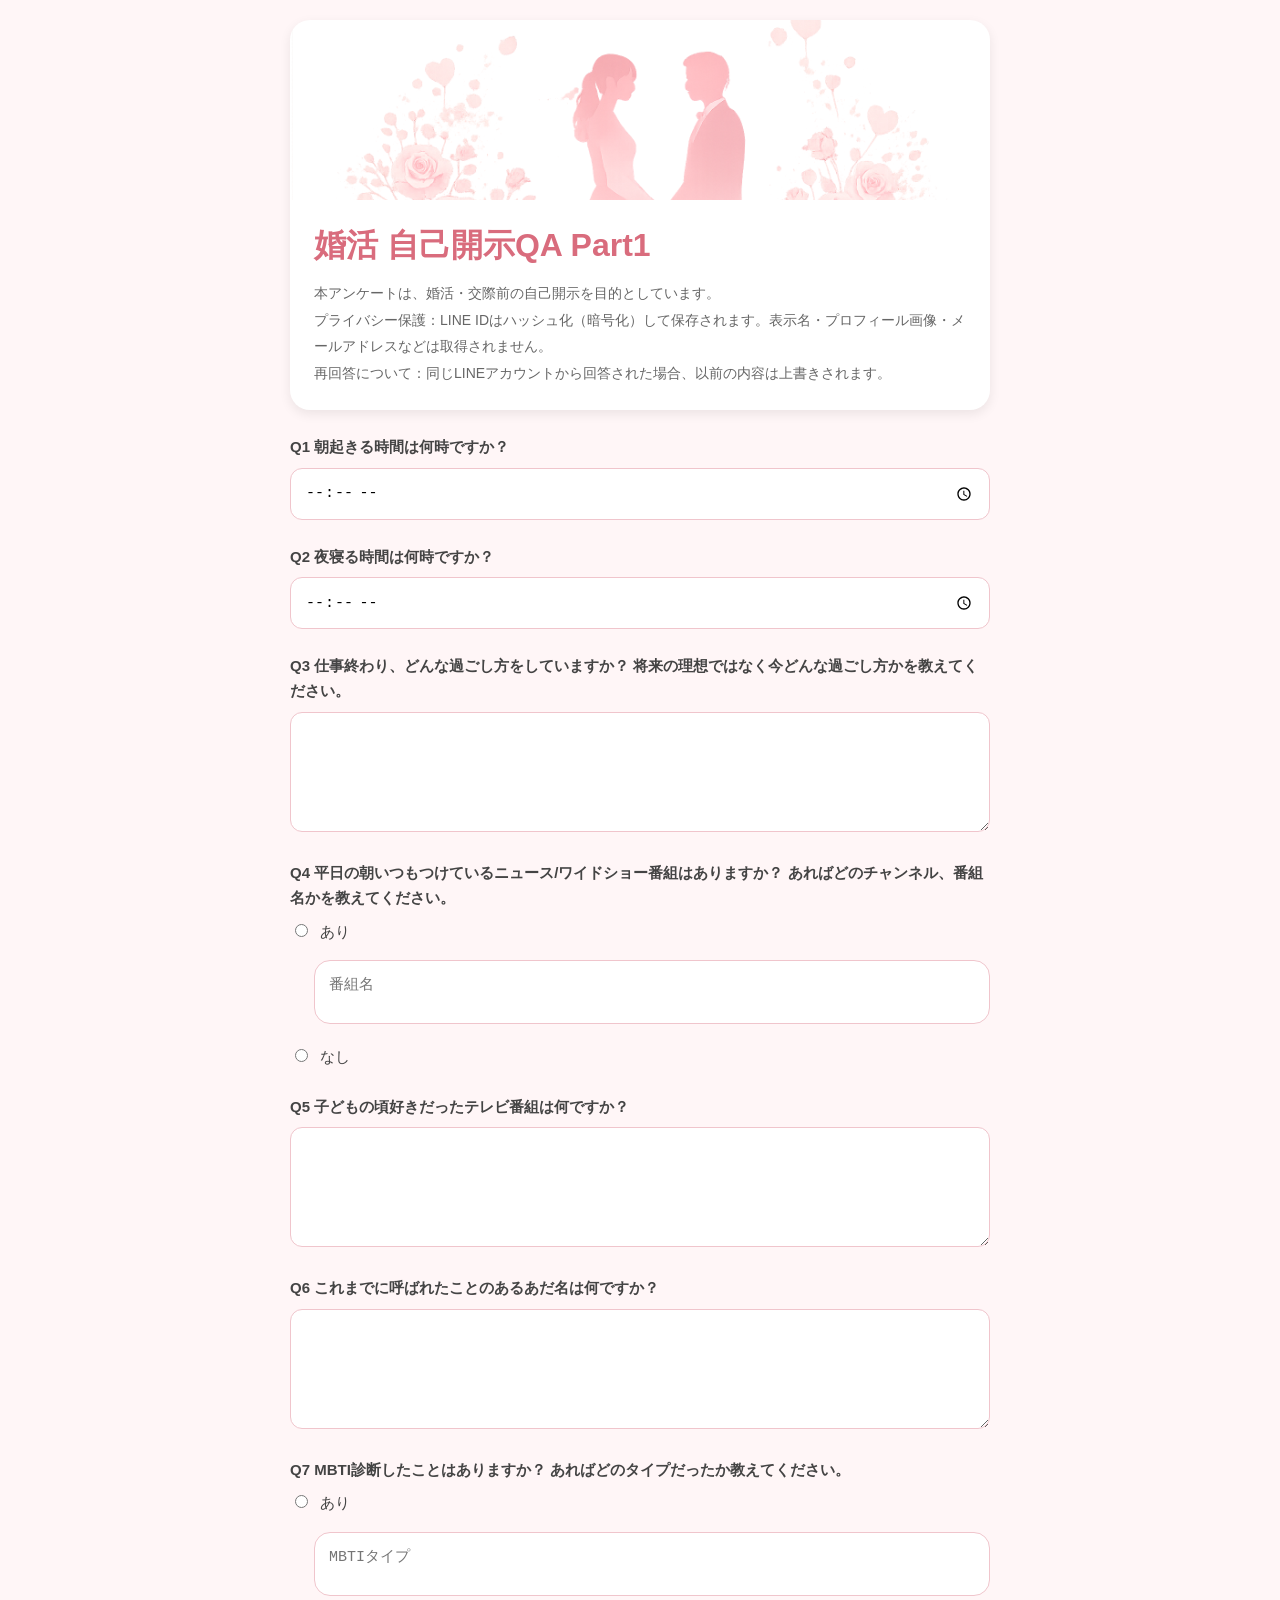
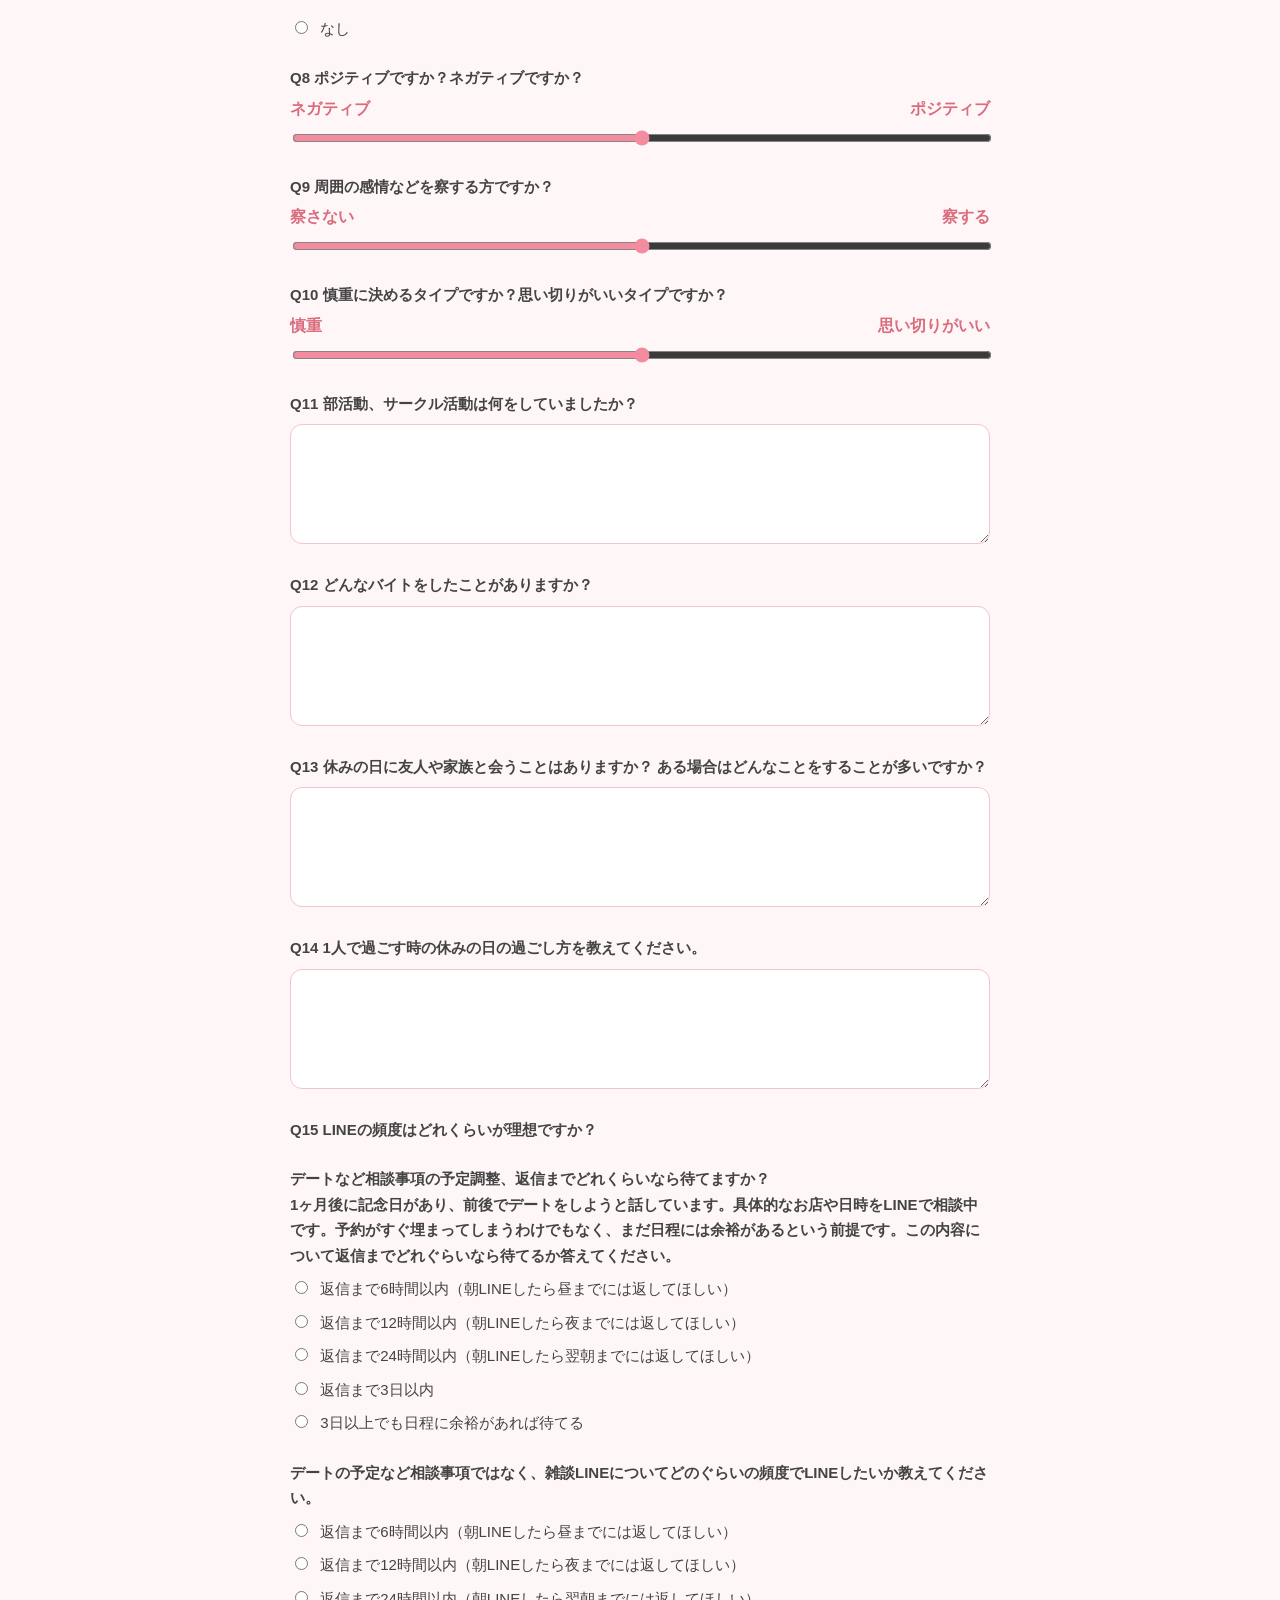
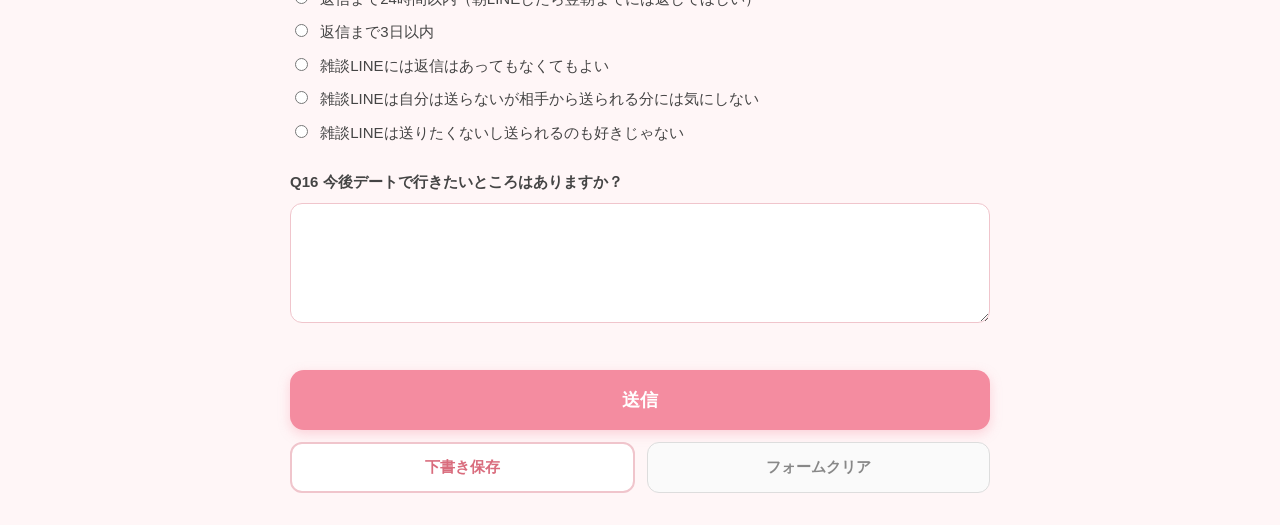
<file: index.html>
<!DOCTYPE html>
<html lang="ja">
<head>
<meta charset="UTF-8"/>
<meta name="viewport" content="width=device-width, initial-scale=1.0"/>
<title>婚活自己開示QA Part1</title>

<link rel="stylesheet" href="style.css"/>
<script src="https://static.line-scdn.net/liff/edge/2/sdk.js"></script>

<style>
/* ============================================================
   ビューモード（共有リンクで開いたとき）
   ============================================================ */

#viewMode {
  display: none;
}

.view-header {
  background: #ffffff;
  border-radius: 16px;
  padding: 20px 24px;
  margin-bottom: 16px;
  box-shadow: 0 4px 12px rgba(0,0,0,0.08);
  text-align: center;
}

.view-label {
  margin: 0 0 8px;
  font-size: 18px;
  font-weight: 700;
  color: #d96c7d;
  letter-spacing: 0.05em;
}

.view-name {
  margin: 0;
  font-size: 20px;
  font-weight: 700;
  color: #444;
}

.view-item {
  background: #ffffff;
  border-radius: 16px;
  padding: 18px 20px;
  margin-bottom: 12px;
  box-shadow: 0 2px 8px rgba(0,0,0,0.06);
}

.view-question {
  margin: 0 0 8px;
  font-size: 14px;
  font-weight: 600;
  color: #d96c7d;
  line-height: 1.6;
}

.view-answer {
  margin: 0;
  font-size: 15px;
  color: #444;
  line-height: 1.8;
  white-space: pre-wrap;
  word-break: break-word;
}

.slider-visual {
  margin-top: 4px;
}

.slider-visual-labels {
  display: flex;
  justify-content: space-between;
  font-size: 13px;
  font-weight: 700;
  color: #d96c7d;
  margin-bottom: 4px;
}

.slider-visual-svg {
  width: 100%;
  height: 32px;
  display: block;
}

/* ============================================================
   共有画面 下部CTA（あなたの価値観も共有してみませんか？）
   ============================================================ */

.cta-card{
  position: relative;
  margin-top: 24px;
  padding: 24px;
  background: linear-gradient(135deg, #fff9fa 0%, #ffeef1 100%);
  border: 2px dashed #f4b8c5;
  border-radius: 24px;
  overflow: hidden;
  display: flex;
  align-items: center;
  gap: 20px;
  text-align: left;
}

.cta-image-left{
  flex: 0 0 25%;
  width: 25%;
  max-width: 140px;
  border-radius: 16px;
  object-fit: cover;
}

.cta-content{
  flex: 1;
  min-width: 0;
}

.cta-title{
  margin: 0 0 12px;
  font-size: 18px;
  font-weight: 700;
  color: #d96c7d;
}

.cta-text{
  margin: 0 0 20px;
  font-size: 13px;
  line-height: 1.8;
  color: #555;
}

.cta-button{
  display: flex;
  align-items: center;
  justify-content: center;
  gap: 8px;
  width: 100%;
  padding: 14px;
  border: none;
  border-radius: 50px;
  background: #f48ca0;
  color: #fff;
  font-size: 15px;
  font-weight: 700;
  text-decoration: none;
  cursor: pointer;
  box-shadow: 0 4px 12px rgba(244,140,160,.35);
}

.cta-arrow{
  display: inline-flex;
  align-items: center;
  justify-content: center;
  width: 22px;
  height: 22px;
  border-radius: 50%;
  background: rgba(255,255,255,.3);
  font-size: 14px;
  line-height: 1;
}

@media (max-width: 480px){
  .cta-card{
    flex-direction: column;
    text-align: center;
  }
  .cta-image-left{
    width: 45%;
    flex: 0 0 auto;
  }
  .cta-title{ font-size: 18px; }
}
</style>
</head>

<body>

<div class="container">

  <!-- タイトル -->
  <div class="form-header">
    <h1>婚活 自己開示QA Part1</h1>
    <p class="form-description">
      本アンケートは、婚活・交際前の自己開示を目的としています。<br>
      プライバシー保護：LINE IDはハッシュ化（暗号化）して保存されます。表示名・プロフィール画像・メールアドレスなどは取得されません。<br>
      再回答について：同じLINEアカウントから回答された場合、以前の内容は上書きされます。
    </p>
  </div>

  <!-- ビューモード表示エリア（共有リンクで開いたとき） -->
  <div id="viewMode"></div>

  <!-- Q1 -->
  <label>Q1 朝起きる時間は何時ですか？</label>
  <input type="time" id="q1">

  <!-- Q2 -->
  <label>Q2 夜寝る時間は何時ですか？</label>
  <input type="time" id="q2">

  <!-- Q3 -->
  <label>
    Q3 仕事終わり、どんな過ごし方をしていますか？
    将来の理想ではなく今どんな過ごし方かを教えてください。
  </label>
  <textarea id="q3"></textarea>

  <!-- Q4 -->
  <label>
    Q4 平日の朝いつもつけているニュース/ワイドショー番組はありますか？
    あればどのチャンネル、番組名かを教えてください。
  </label>

  <label>
    <input type="radio" name="q4" value="yes">
    あり
  </label>

  <textarea
    id="q4Detail"
    class="detail-textarea"
    placeholder="番組名"
  ></textarea>

  <label>
    <input type="radio" name="q4" value="no">
    なし
  </label>

  <!-- Q5 -->
  <label>Q5 子どもの頃好きだったテレビ番組は何ですか？</label>
  <textarea id="q5"></textarea>
   
  <!-- Q6 -->
  <label>Q6 これまでに呼ばれたことのあるあだ名は何ですか？</label>
  <textarea id="q6"></textarea>

  <!-- Q7 -->
  <label>
    Q7 MBTI診断したことはありますか？
    あればどのタイプだったか教えてください。
  </label>

  <label>
    <input type="radio" name="q7" value="yes">
    あり
  </label>

  <textarea
    id="q7Detail"
    class="detail-textarea"
    placeholder="MBTIタイプ"
  ></textarea>

  <label>
    <input type="radio" name="q7" value="no">
    なし
  </label>

  <!-- Q8 -->
  <label>Q8 ポジティブですか？ネガティブですか？</label>

  <div class="slider-labels">
    <span>ネガティブ</span>
    <span>ポジティブ</span>
  </div>

  <input type="range" id="q8" min="1" max="5" step="1">

  <!-- Q9 -->
  <label>Q9 周囲の感情などを察する方ですか？</label>

  <div class="slider-labels">
    <span>察さない</span>
    <span>察する</span>
  </div>

  <input type="range" id="q9" min="1" max="5" step="1">

<!-- Q10 -->
  <label>Q10 慎重に決めるタイプですか？思い切りがいいタイプですか？</label>

  <div class="slider-labels">
    <span>慎重</span>
    <span>思い切りがいい</span>
  </div>

  <input type="range" id="q10" min="1" max="5" step="1">

  <!-- Q11 -->
  <label>Q11 部活動、サークル活動は何をしていましたか？</label>
  <textarea id="q11-1"></textarea>

  <!-- Q12 -->
  <label>Q12 どんなバイトをしたことがありますか？</label>
  <textarea id="q12-1"></textarea>

  <!-- Q13 -->
  <label>
    Q13 休みの日に友人や家族と会うことはありますか？
    ある場合はどんなことをすることが多いですか？
  </label>
  <textarea id="q13-1"></textarea>

  <!-- Q14 -->
  <label>
    Q14 1人で過ごす時の休みの日の過ごし方を教えてください。
  </label>
  <textarea id="q14-1"></textarea>

  <!-- Q15 -->
  <label>Q15 LINEの頻度はどれくらいが理想ですか？</label>

<label> デートなど相談事項の予定調整、返信までどれくらいなら待てますか？<br>
1ヶ月後に記念日があり、前後でデートをしようと話しています。具体的なお店や日時をLINEで相談中です。予約がすぐ埋まってしまうわけでもなく、まだ日程には余裕があるという前提です。この内容について返信までどれぐらいなら待てるか答えてください。</label>

  <label>
    <input type="radio" name="q15-1" value="a15-1-1">
    返信まで6時間以内（朝LINEしたら昼までには返してほしい）
  </label>
  <label>
    <input type="radio" name="q15-1" value="a15-1-2">
    返信まで12時間以内（朝LINEしたら夜までには返してほしい）
  </label>
  <label>
    <input type="radio" name="q15-1" value="a15-1-3">
    返信まで24時間以内（朝LINEしたら翌朝までには返してほしい）
  </label>
  <label>
    <input type="radio" name="q15-1" value="a15-1-4">
    返信まで3日以内
  </label>
  <label>
    <input type="radio" name="q15-1" value="a15-1-5">
    3日以上でも日程に余裕があれば待てる
  </label>
  <label>

<label>デートの予定など相談事項ではなく、雑談LINEについてどのぐらいの頻度でLINEしたいか教えてください。</label>

<label>
    <input type="radio" name="q15-2" value="a15-2-1">
    返信まで6時間以内（朝LINEしたら昼までには返してほしい）
  </label>
  <label>
    <input type="radio" name="q15-2" value="a15-2-2">
    返信まで12時間以内（朝LINEしたら夜までには返してほしい）
  </label>
  <label>
    <input type="radio" name="q15-2" value="a15-2-3">
    返信まで24時間以内（朝LINEしたら翌朝までには返してほしい）
  </label>
  <label>
    <input type="radio" name="q15-2" value="a15-2-4">
    返信まで3日以内
  </label>
  <label>
    <input type="radio" name="q15-2" value="a15-2-5">
    雑談LINEには返信はあってもなくてもよい
  </label>
  <label>
    <input type="radio" name="q15-2" value="a15-2-6">
    雑談LINEは自分は送らないが相手から送られる分には気にしない
  </label>
  <label>
    <input type="radio" name="q15-2" value="a15-2-7">
    雑談LINEは送りたくないし送られるのも好きじゃない
  </label>

  <!-- Q16 -->
  <label>Q16 今後デートで行きたいところはありますか？</label>
  <textarea id="q16"></textarea>

  <div class="button-group">
    <button id="submitBtn" type="button">送信</button>
    <div class="sub-buttons">
      <button id="draftBtn" type="button">下書き保存</button>
      <button id="clearBtn" type="button">フォームクリア</button>
    </div>
  </div>

  <!-- 共有モーダル -->
  <div id="shareModal" class="modal hidden">
    <div class="modal-content">
      <h3>共有</h3>
      <input id="shareName" placeholder="お名前を入力してください（任意）">
      <button id="shareBtn">共有する</button>
    </div>
  </div>

</div>

<script src="app.js"></script>
</body>
</html>
</file>
<file: style.css>
*{
  box-sizing:border-box;
}

body{
  margin:0;
  padding:20px 12px;
  background:#fff6f7;
  font-family:
    -apple-system,
    BlinkMacSystemFont,
    "Hiragino Sans",
    "Yu Gothic",
    sans-serif;
  color:#444;
}

.container{
  max-width:700px;
  margin:0 auto;
}

/********************************
 * ヘッダー
 ********************************/

.form-header{
  background:#ffffff;
  border-radius:20px;
  overflow:hidden;
  box-shadow:
    0 4px 12px rgba(0,0,0,0.08);
  margin-bottom:24px;
}

.form-header::before{
  content:"";
  display:block;
  width:100%;
  height:180px;
  background-image:url("header.PNG");
  background-size:cover;
  background-position:center;
  background-repeat:no-repeat;
}

.form-header h1{
  margin:24px 24px 12px;
  font-size:32px;
  font-weight:700;
  color:#d96c7d;
}

.form-description{
  margin:0 24px 24px;
  font-size:14px;
  line-height:1.9;
  color:#666;
}

/********************************
 * 質問カード
 ********************************/

label{
  display:block;
  margin-top:24px;
  margin-bottom:8px;
  font-size:15px;
  font-weight:600;
  line-height:1.7;
}

input[type="text"],
input[type="time"],
textarea{
  width:100%;
  padding:14px;
  border:1px solid #f0c5cc;
  border-radius:12px;
  background:#fff;
  font-size:15px;
}

textarea{
  min-height:120px;
  resize:vertical;
}

#q4Detail,
#q7Detail{
  margin:8px 0 8px 24px;
  width:calc(100% - 24px);
}

/********************************
 * ラジオ
 ********************************/

input[type="radio"]{
  margin-right:8px;
}

label:has(input[type="radio"]){
  font-weight:400;
  margin-top:8px;
}

/********************************
 * スライダー
 ********************************/

.slider-labels{
  display:flex;
  justify-content:space-between;
  margin-top:8px;
  margin-bottom:8px;
  color:#d96c7d;
  font-weight:600;
}

input[type="range"]{
  width:100%;
  accent-color:#f48ca0;
}

/********************************
 * ボタン
 ********************************/

.button-group{
  margin-top:40px;
}

/* 送信 */
#submitBtn{
  width:100%;
  padding:18px;
  border:none;
  border-radius:14px;
  background:#f48ca0;
  color:#fff;
  font-size:18px;
  font-weight:700;
  cursor:pointer;
  box-shadow:
    0 4px 12px rgba(244,140,160,.35);
}

#submitBtn:hover{
  opacity:.95;
}

#submitBtn:disabled{
  opacity:.6;
  cursor:default;
}

/* 下段ボタン */
.sub-buttons{
  display:flex;
  gap:12px;
  margin-top:12px;
}

/* 共通 */
.sub-buttons button{
  flex:1;
  border-radius:12px;
  font-weight:600;
  cursor:pointer;
  transition:.2s;
}

/* 下書き保存 */
#draftBtn{
  padding:14px;
  background:#fff;
  color:#d96c7d;
  border:2px solid #f0c5cc;
  font-size:15px;
}

/* フォームクリア */
#clearBtn{
  padding:14px;
  background:#fafafa;
  color:#888;
  border:1px solid #dddddd;
  font-size:15px;
}

#draftBtn:hover{
  background:#fff6f7;
}

#clearBtn:hover{
  background:#f0f0f0;
}

/********************************
 * モーダル
 ********************************/

.modal{
  display:none;
  position:fixed;
  inset:0;
  background:rgba(0,0,0,.45);
  justify-content:center;
  align-items:center;
  padding:20px;
  z-index:999;
}

.modal.show{
  display:flex;
}

.modal-content{
  width:100%;
  max-width:400px;
  background:#fff;
  border-radius:20px;
  padding:24px;
  box-shadow:
    0 8px 24px rgba(0,0,0,.15);
}

.modal-content h3{
  margin-top:0;
  text-align:center;
  color:#d96c7d;
}

#shareName{
  width:100%;
  margin-top:12px;
}

#shareBtn{
  width:100%;
  margin-top:16px;
  padding:14px;
  border:none;
  border-radius:12px;
  background:#f48ca0;
  color:#fff;
  font-size:16px;
  font-weight:700;
  cursor:pointer;
}

.share-confirm-card{
  margin-top:0;
  margin-bottom:12px;
}

/********************************
 * スマホ最適化
 ********************************/

@media (max-width:600px){

  .form-header::before{
    height:140px;
  }

  .form-header h1{
    font-size:28px;
  }

  .form-description{
    font-size:13px;
  }
}

/********************************
 * 状態表示（共有リンク読み込み中・エラー時）
 ********************************/

.state-card{
  text-align:center;
}

.state-text{
  margin:0;
  font-size:14px;
  line-height:1.8;
  color:#666;
}

.state-spinner{
  width:30px;
  height:30px;
  margin:0 auto 12px;
}

.state-spinner img{
  width:30px;
  height:30px;
  display:none;
}

.state-spinner .spinner-light{
  display:block;
}

@media (prefers-color-scheme: dark){
  .state-spinner .spinner-light{ display:none; }
  .state-spinner .spinner-dark{ display:block; }
}

.detail-textarea{
  width:100%;
  min-height:20px;
  padding:14px;
  border:1px solid #f0c5cc;
  border-radius:16px;
  background:#fff;
  font-size:15px;
  resize:none;
  margin:8px 0 12px 0;
}
</file>
